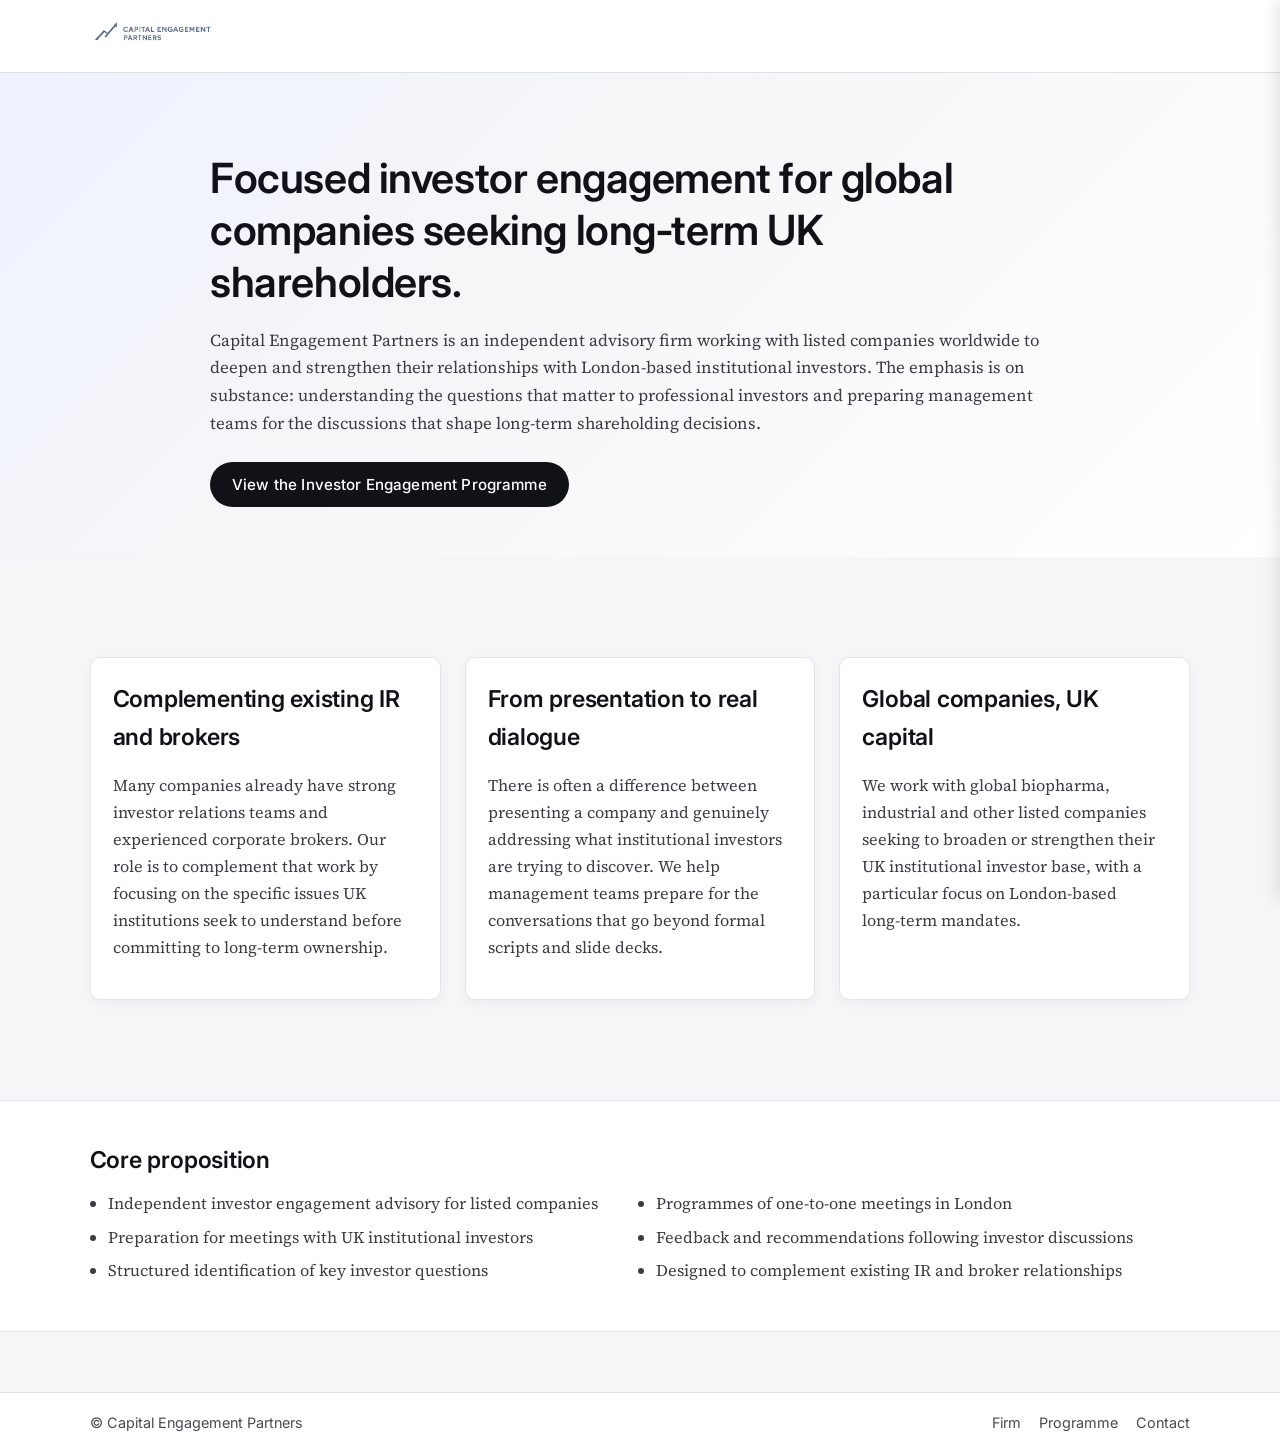
<file: index.html>
<!DOCTYPE html>
<html lang="en">
<head>
  <meta charset="UTF-8">
  <title>Capital Engagement Partners | Investor Engagement to UK Institutions</title>

  <link rel="preconnect" href="https://fonts.googleapis.com">
  <link rel="preconnect" href="https://fonts.gstatic.com" crossorigin>
  <link href="https://fonts.googleapis.com/css2?family=Inter:wght@400;500;600&family=Source+Serif+Pro:wght@400;600&display=swap" rel="stylesheet">

  <link rel="stylesheet" href="styles.css">
</head>

<body>

<header class="site-header">
  <div class="logo">
    <img src="logo.png" alt="Capital Engagement Partners logo">
  </div>

  <button class="mobile-menu-toggle" aria-label="Open menu">
    <span></span>
    <span></span>
    <span></span>
  </button>

  <nav class="nav mobile-nav">
    <a href="index.html" class="active">Home</a>
    <a href="firm.html">Firm</a>
    <a href="programme.html">Investor Engagement Programme</a>
    <a href="contact.html">Contact</a>
  </nav>
</header>

<div class="mobile-overlay"></div>

<main>
  <section class="hero">
    <div class="hero-content">
      <h1>Focused investor engagement for global companies seeking long‑term UK shareholders.</h1>
      <p>
        Capital Engagement Partners is an independent advisory firm working with listed companies
        worldwide to deepen and strengthen their relationships with London‑based institutional investors.
        The emphasis is on substance: understanding the questions that matter to professional investors
        and preparing management teams for the discussions that shape long‑term shareholding decisions.
      </p>
      <a href="programme.html" class="btn-primary">View the Investor Engagement Programme</a>
    </div>
  </section>

  <section class="grid">
    <div class="card">
      <h2>Complementing existing IR and brokers</h2>
      <p>
        Many companies already have strong investor relations teams and experienced corporate brokers.
        Our role is to complement that work by focusing on the specific issues UK institutions seek to
        understand before committing to long‑term ownership.
      </p>
    </div>

    <div class="card">
      <h2>From presentation to real dialogue</h2>
      <p>
        There is often a difference between presenting a company and genuinely addressing what
        institutional investors are trying to discover. We help management teams prepare for the
        conversations that go beyond formal scripts and slide decks.
      </p>
    </div>

    <div class="card">
      <h2>Global companies, UK capital</h2>
      <p>
        We work with global biopharma, industrial and other listed companies seeking to broaden or
        strengthen their UK institutional investor base, with a particular focus on London‑based
        long‑term mandates.
      </p>
    </div>
  </section>

  <section class="highlight">
    <h2>Core proposition</h2>
    <div class="columns">
      <ul>
        <li>Independent investor engagement advisory for listed companies</li>
        <li>Preparation for meetings with UK institutional investors</li>
        <li>Structured identification of key investor questions</li>
      </ul>
      <ul>
        <li>Programmes of one‑to‑one meetings in London</li>
        <li>Feedback and recommendations following investor discussions</li>
        <li>Designed to complement existing IR and broker relationships</li>
      </ul>
    </div>
  </section>
</main>

<footer class="site-footer">
  <div>© Capital Engagement Partners</div>
  <div class="footer-links">
    <a href="firm.html">Firm</a>
    <a href="programme.html">Programme</a>
    <a href="contact.html">Contact</a>
  </div>
</footer>

<script>
  const toggle = document.querySelector('.mobile-menu-toggle');
  const nav = document.querySelector('.mobile-nav');
  const overlay = document.querySelector('.mobile-overlay');

  function openMenu() {
    nav.classList.add('open');
    overlay.classList.add('show');
    document.body.style.overflow = 'hidden';
  }

  function closeMenu() {
    nav.classList.remove('open');
    overlay.classList.remove('show');
    document.body.style.overflow = '';
  }

  toggle.addEventListener('click', openMenu);
  overlay.addEventListener('click', closeMenu);
</script>

</body>
</html>
</file>
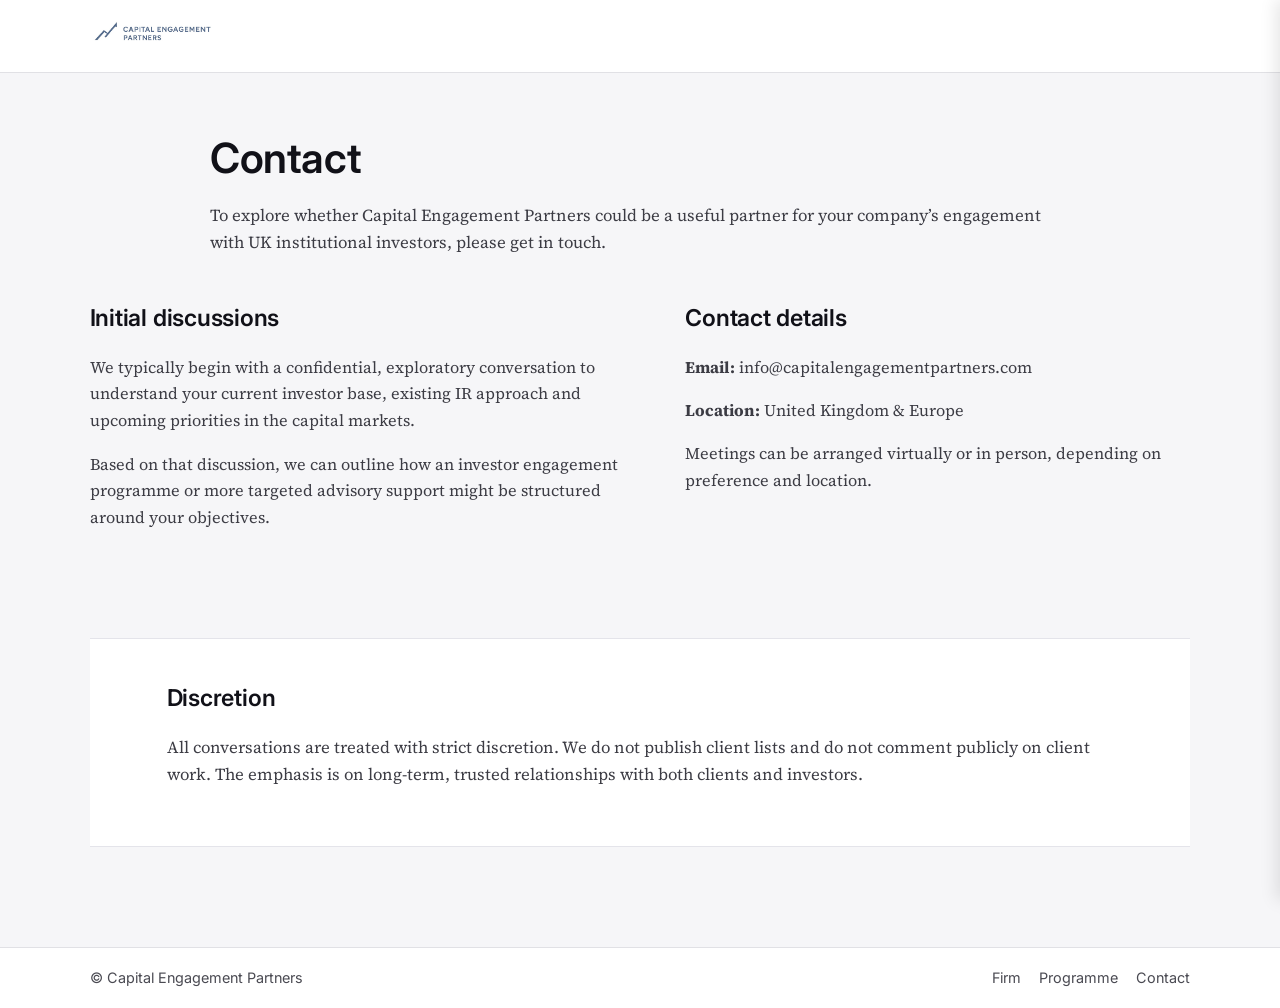
<file: contact.html>
<!DOCTYPE html>
<html lang="en">
<head>
  <meta charset="UTF-8">
  <title>Contact | Capital Engagement Partners</title>

  <link rel="preconnect" href="https://fonts.googleapis.com">
  <link rel="preconnect" href="https://fonts.gstatic.com" crossorigin>
  <link href="https://fonts.googleapis.com/css2?family=Inter:wght@400;500;600&family=Source+Serif+Pro:wght@400;600&display=swap" rel="stylesheet">

  <link rel="stylesheet" href="styles.css">
</head>

<body>

<header class="site-header">
  <div class="logo">
    <img src="logo.png" alt="Capital Engagement Partners logo">
  </div>

  <button class="mobile-menu-toggle" aria-label="Open menu">
    <span></span>
    <span></span>
    <span></span>
  </button>

  <nav class="nav mobile-nav">
    <a href="index.html">Home</a>
    <a href="firm.html">Firm</a>
    <a href="programme.html">Investor Engagement Programme</a>
    <a href="contact.html" class="active">Contact</a>
  </nav>
</header>

<div class="mobile-overlay"></div>

<main class="page">

  <section class="page-header">
    <h1>Contact</h1>
    <p>
      To explore whether Capital Engagement Partners could be a useful partner for your company’s
      engagement with UK institutional investors, please get in touch.
    </p>
  </section>

  <section class="two-column">
    <div>
      <h2>Initial discussions</h2>
      <p>
        We typically begin with a confidential, exploratory conversation to understand your current
        investor base, existing IR approach and upcoming priorities in the capital markets.
      </p>
      <p>
        Based on that discussion, we can outline how an investor engagement programme or more
        targeted advisory support might be structured around your objectives.
      </p>
    </div>

    <div>
      <h2>Contact details</h2>
      <p><strong>Email:</strong> info@capitalengagementpartners.com</p>
      <p><strong>Location:</strong> United Kingdom & Europe</p>
      <p>
        Meetings can be arranged virtually or in person, depending on preference and location.
      </p>
    </div>
  </section>

  <section class="highlight">
    <h2>Discretion</h2>
    <p>
      All conversations are treated with strict discretion. We do not publish client lists and do not
      comment publicly on client work. The emphasis is on long‑term, trusted relationships with both
      clients and investors.
    </p>
  </section>

</main>

<footer class="site-footer">
  <div>© Capital Engagement Partners</div>
  <div class="footer-links">
    <a href="firm.html">Firm</a>
    <a href="programme.html">Programme</a>
    <a href="contact.html" class="active">Contact</a>
  </div>
</footer>

<script>
  const toggle = document.querySelector('.mobile-menu-toggle');
  const nav = document.querySelector('.mobile-nav');
  const overlay = document.querySelector('.mobile-overlay');

  function openMenu() {
    nav.classList.add('open');
    overlay.classList.add('show');
    document.body.style.overflow = 'hidden';
  }

  function closeMenu() {
    nav.classList.remove('open');
    overlay.classList.remove('show');
    document.body.style.overflow = '';
  }

  toggle.addEventListener('click', openMenu);
  overlay.addEventListener('click', closeMenu);
</script>

</body>
</html>
</file>
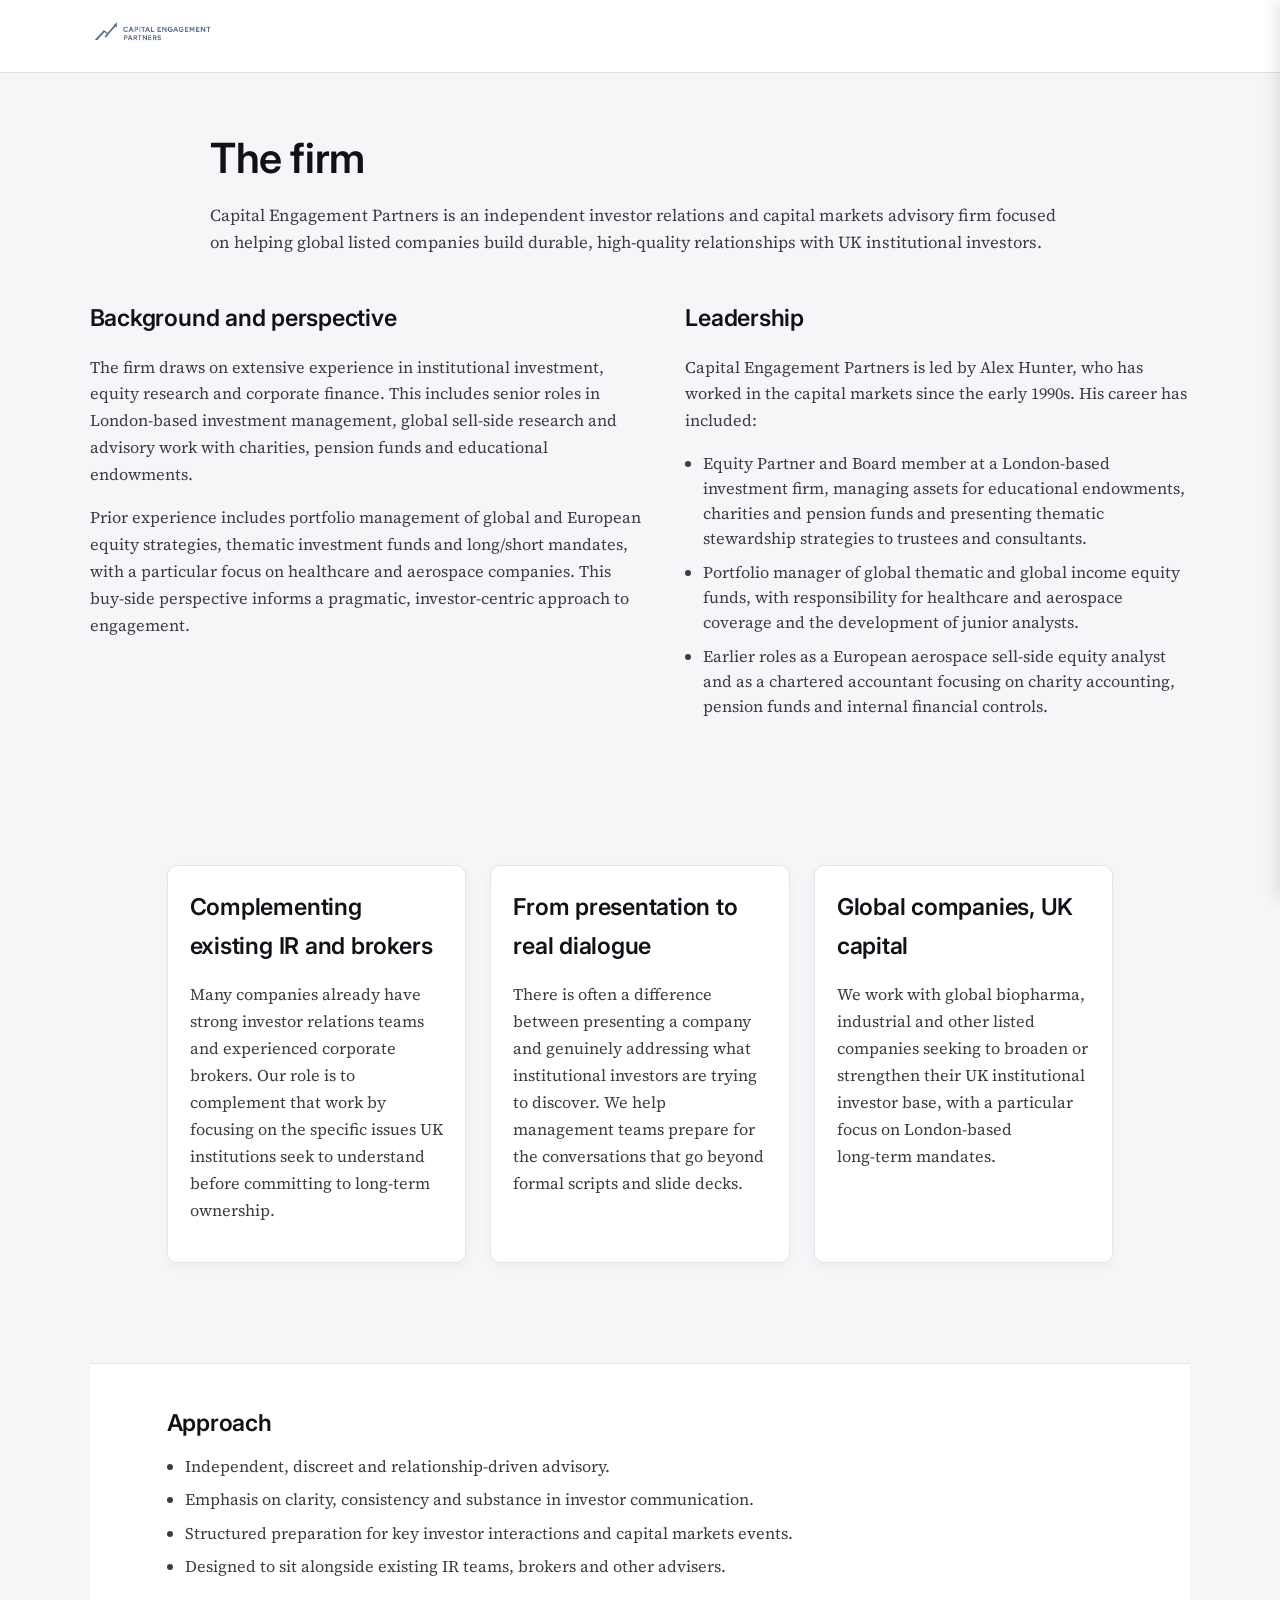
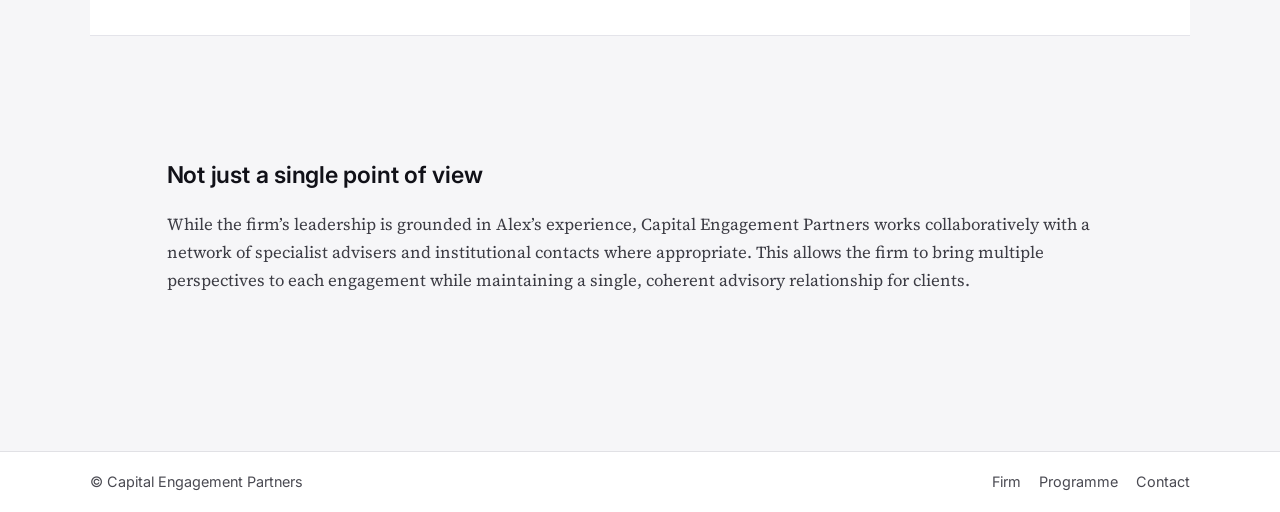
<file: firm.html>
<!DOCTYPE html>
<html lang="en">
<head>
  <meta charset="UTF-8">
  <title>Firm | Capital Engagement Partners</title>

  <link rel="preconnect" href="https://fonts.googleapis.com">
  <link rel="preconnect" href="https://fonts.gstatic.com" crossorigin>
  <link href="https://fonts.googleapis.com/css2?family=Inter:wght@400;500;600&family=Source+Serif+Pro:wght@400;600&display=swap" rel="stylesheet">

  <link rel="stylesheet" href="styles.css">
</head>

<body>

<header class="site-header">
  <div class="logo">
    <img src="logo.png" alt="Capital Engagement Partners logo">
  </div>

  <button class="mobile-menu-toggle" aria-label="Open menu">
    <span></span>
    <span></span>
    <span></span>
  </button>

  <nav class="nav mobile-nav">
    <a href="index.html">Home</a>
    <a href="firm.html" class="active">Firm</a>
    <a href="programme.html">Investor Engagement Programme</a>
    <a href="contact.html">Contact</a>
  </nav>
</header>

<div class="mobile-overlay"></div>

<main class="page">

  <section class="page-header">
    <h1>The firm</h1>
    <p>
      Capital Engagement Partners is an independent investor relations and capital markets advisory
      firm focused on helping global listed companies build durable, high‑quality relationships with
      UK institutional investors.
    </p>
  </section>

  <section class="two-column">
    <div>
      <h2>Background and perspective</h2>
      <p>
        The firm draws on extensive experience in institutional investment, equity research and corporate
        finance. This includes senior roles in London‑based investment management, global sell‑side
        research and advisory work with charities, pension funds and educational endowments.
      </p>
      <p>
        Prior experience includes portfolio management of global and European equity strategies, thematic
        investment funds and long/short mandates, with a particular focus on healthcare and aerospace
        companies. This buy‑side perspective informs a pragmatic, investor‑centric approach to engagement.
      </p>
    </div>

    <div>
      <h2>Leadership</h2>
      <p>
        Capital Engagement Partners is led by Alex Hunter, who has worked in the capital markets since the
        early 1990s. His career has included:
      </p>
      <ul class="bullet-list">
        <li>
          Equity Partner and Board member at a London‑based investment firm, managing assets for
          educational endowments, charities and pension funds and presenting thematic stewardship
          strategies to trustees and consultants.
        </li>
        <li>
          Portfolio manager of global thematic and global income equity funds, with responsibility for
          healthcare and aerospace coverage and the development of junior analysts.
        </li>
        <li>
          Earlier roles as a European aerospace sell‑side equity analyst and as a chartered accountant
          focusing on charity accounting, pension funds and internal financial controls.
        </li>
      </ul>
    </div>
  </section>

  <section class="grid">
    <div class="card">
      <h2>Complementing existing IR and brokers</h2>
      <p>
        Many companies already have strong investor relations teams and experienced corporate brokers.
        Our role is to complement that work by focusing on the specific issues UK institutions seek to
        understand before committing to long‑term ownership.
      </p>
    </div>

    <div class="card">
      <h2>From presentation to real dialogue</h2>
      <p>
        There is often a difference between presenting a company and genuinely addressing what
        institutional investors are trying to discover. We help management teams prepare for the
        conversations that go beyond formal scripts and slide decks.
      </p>
    </div>

    <div class="card">
      <h2>Global companies, UK capital</h2>
      <p>
        We work with global biopharma, industrial and other listed companies seeking to broaden or
        strengthen their UK institutional investor base, with a particular focus on London‑based
        long‑term mandates.
      </p>
    </div>
  </section>

  <section class="highlight">
    <h2>Approach</h2>
    <ul class="bullet-list">
      <li>Independent, discreet and relationship‑driven advisory.</li>
      <li>Emphasis on clarity, consistency and substance in investor communication.</li>
      <li>Structured preparation for key investor interactions and capital markets events.</li>
      <li>Designed to sit alongside existing IR teams, brokers and other advisers.</li>
    </ul>
  </section>

  <section class="page">
    <h2>Not just a single point of view</h2>
    <p>
      While the firm’s leadership is grounded in Alex’s experience, Capital Engagement Partners works
      collaboratively with a network of specialist advisers and institutional contacts where appropriate.
      This allows the firm to bring multiple perspectives to each engagement while maintaining a single,
      coherent advisory relationship for clients.
    </p>
  </section>

</main>

<footer class="site-footer">
  <div>© Capital Engagement Partners</div>
  <div class="footer-links">
    <a href="firm.html" class="active">Firm</a>
    <a href="programme.html">Programme</a>
    <a href="contact.html">Contact</a>
  </div>
</footer>

<script>
  const toggle = document.querySelector('.mobile-menu-toggle');
  const nav = document.querySelector('.mobile-nav');
  const overlay = document.querySelector('.mobile-overlay');

  function openMenu() {
    nav.classList.add('open');
    overlay.classList.add('show');
    document.body.style.overflow = 'hidden';
  }

  function closeMenu() {
    nav.classList.remove('open');
    overlay.classList.remove('show');
    document.body.style.overflow = '';
  }

  toggle.addEventListener('click', openMenu);
  overlay.addEventListener('click', closeMenu);
</script>

</body>
</html>
</file>
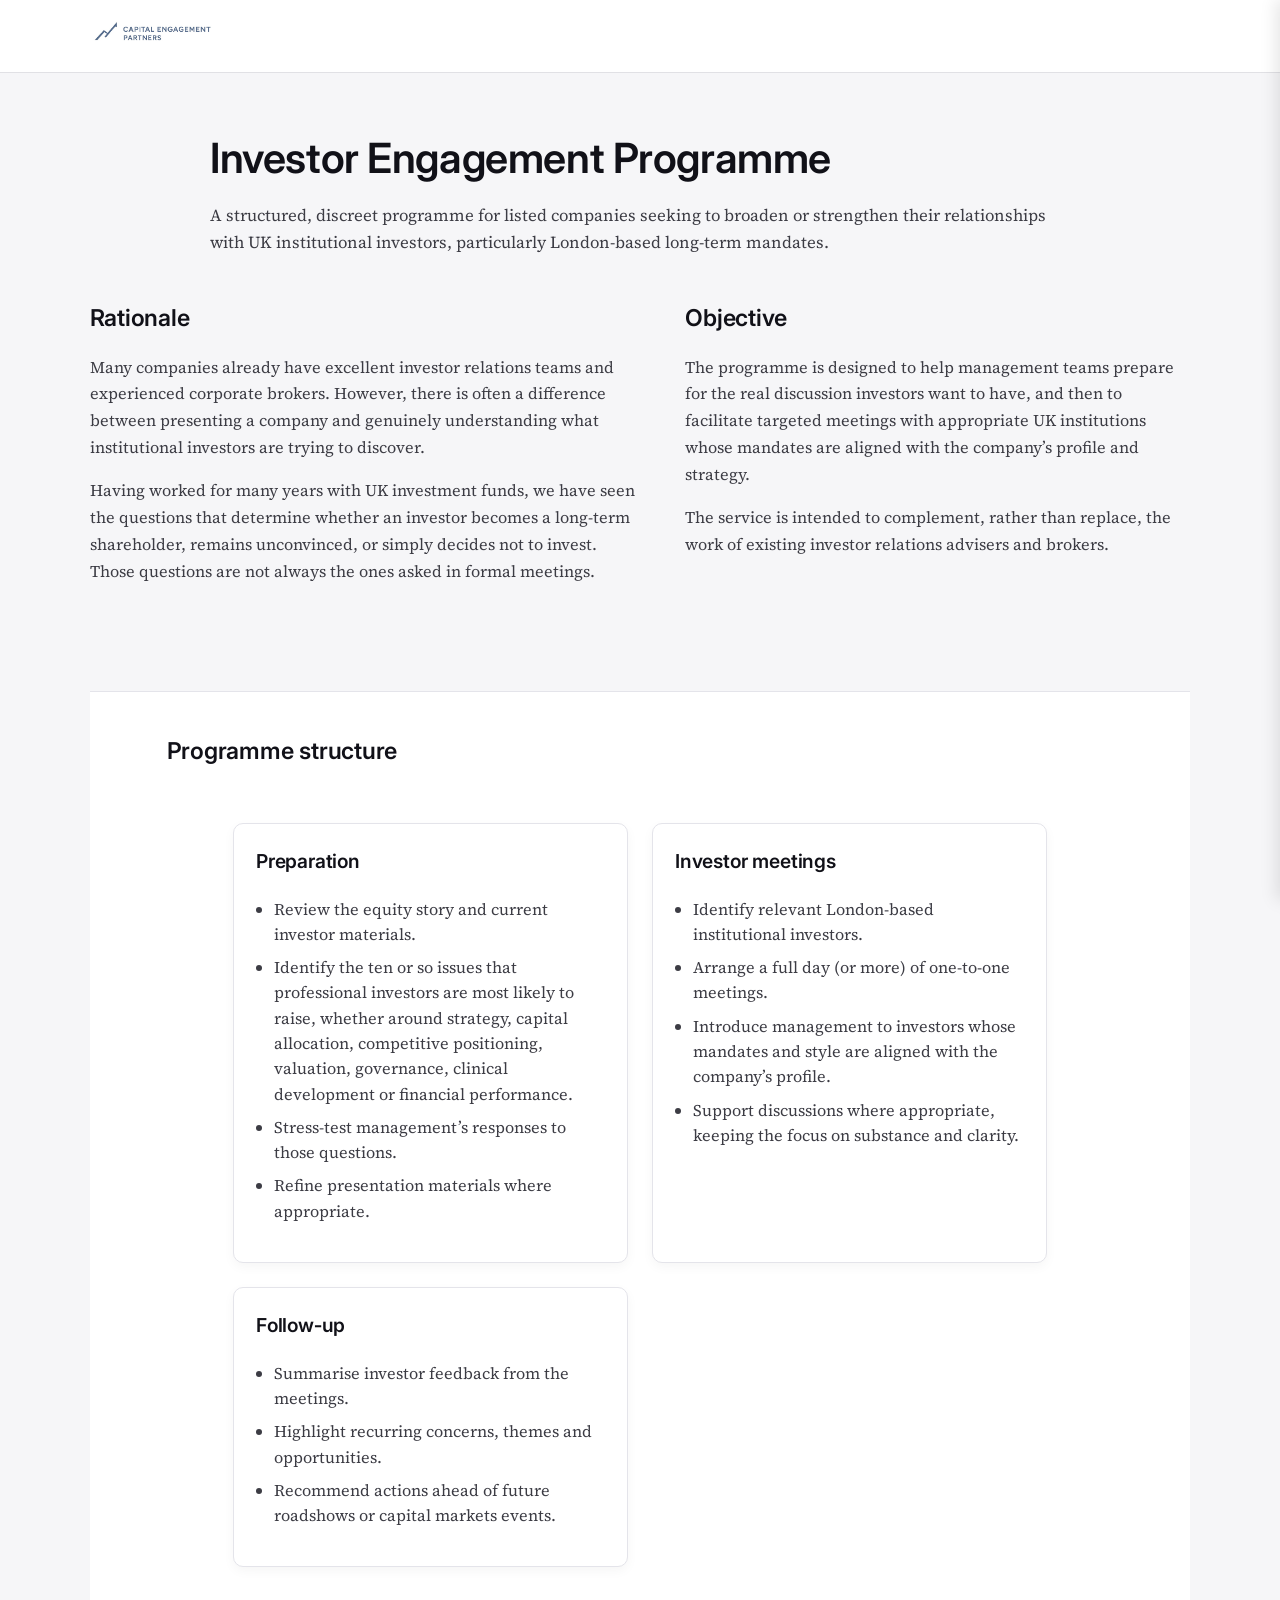
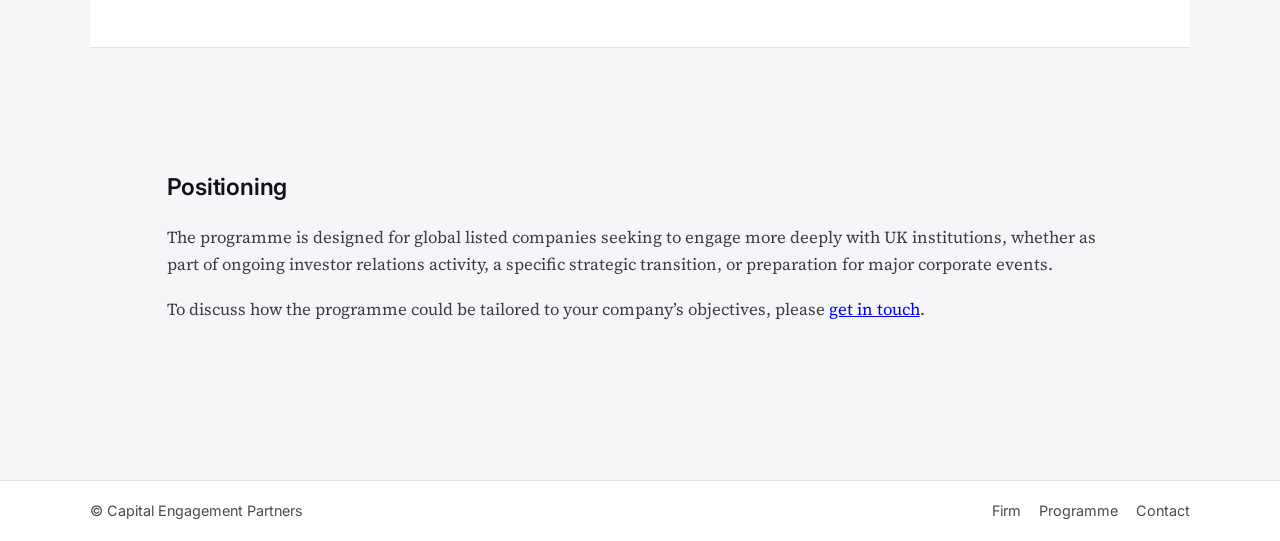
<file: programme.html>
<!DOCTYPE html>
<html lang="en">
<head>
  <meta charset="UTF-8">
  <title>Investor Engagement Programme | Capital Engagement Partners</title>

  <link rel="preconnect" href="https://fonts.googleapis.com">
  <link rel="preconnect" href="https://fonts.gstatic.com" crossorigin>
  <link href="https://fonts.googleapis.com/css2?family=Inter:wght@400;500;600&family=Source+Serif+Pro:wght@400;600&display=swap" rel="stylesheet">

  <link rel="stylesheet" href="styles.css">
</head>

<body>

<header class="site-header">
  <div class="logo">
    <img src="logo.png" alt="Capital Engagement Partners logo">
  </div>

  <button class="mobile-menu-toggle" aria-label="Open menu">
    <span></span>
    <span></span>
    <span></span>
  </button>

  <nav class="nav mobile-nav">
    <a href="index.html">Home</a>
    <a href="firm.html">Firm</a>
    <a href="programme.html" class="active">Investor Engagement Programme</a>
    <a href="contact.html">Contact</a>
  </nav>
</header>

<div class="mobile-overlay"></div>

<main class="page">

  <section class="page-header">
    <h1>Investor Engagement Programme</h1>
    <p>
      A structured, discreet programme for listed companies seeking to broaden or strengthen their
      relationships with UK institutional investors, particularly London‑based long‑term mandates.
    </p>
  </section>

  <section class="two-column">
    <div>
      <h2>Rationale</h2>
      <p>
        Many companies already have excellent investor relations teams and experienced corporate brokers.
        However, there is often a difference between presenting a company and genuinely understanding what
        institutional investors are trying to discover.
      </p>
      <p>
        Having worked for many years with UK investment funds, we have seen the questions that determine
        whether an investor becomes a long‑term shareholder, remains unconvinced, or simply decides not to
        invest. Those questions are not always the ones asked in formal meetings.
      </p>
    </div>

    <div>
      <h2>Objective</h2>
      <p>
        The programme is designed to help management teams prepare for the real discussion investors want
        to have, and then to facilitate targeted meetings with appropriate UK institutions whose mandates
        are aligned with the company’s profile and strategy.
      </p>
      <p>
        The service is intended to complement, rather than replace, the work of existing investor relations
        advisers and brokers.
      </p>
    </div>
  </section>

  <section class="highlight">
    <h2>Programme structure</h2>
    <div class="grid">
      <div class="card">
        <h3>Preparation</h3>
        <ul class="bullet-list">
          <li>Review the equity story and current investor materials.</li>
          <li>
            Identify the ten or so issues that professional investors are most likely to raise, whether
            around strategy, capital allocation, competitive positioning, valuation, governance, clinical
            development or financial performance.
          </li>
          <li>Stress‑test management’s responses to those questions.</li>
          <li>Refine presentation materials where appropriate.</li>
        </ul>
      </div>

      <div class="card">
        <h3>Investor meetings</h3>
        <ul class="bullet-list">
          <li>Identify relevant London‑based institutional investors.</li>
          <li>Arrange a full day (or more) of one‑to‑one meetings.</li>
          <li>
            Introduce management to investors whose mandates and style are aligned with the company’s
            profile.
          </li>
          <li>Support discussions where appropriate, keeping the focus on substance and clarity.</li>
        </ul>
      </div>

      <div class="card">
        <h3>Follow‑up</h3>
        <ul class="bullet-list">
          <li>Summarise investor feedback from the meetings.</li>
          <li>Highlight recurring concerns, themes and opportunities.</li>
          <li>Recommend actions ahead of future roadshows or capital markets events.</li>
        </ul>
      </div>
    </div>
  </section>

  <section class="page">
    <h2>Positioning</h2>
    <p>
      The programme is designed for global listed companies seeking to engage more deeply with UK
      institutions, whether as part of ongoing investor relations activity, a specific strategic transition,
      or preparation for major corporate events.
    </p>
    <p>
      To discuss how the programme could be tailored to your company’s objectives, please
      <a href="contact.html">get in touch</a>.
    </p>
  </section>

</main>

<footer class="site-footer">
  <div>© Capital Engagement Partners</div>
  <div class="footer-links">
    <a href="firm.html">Firm</a>
    <a href="programme.html" class="active">Programme</a>
    <a href="contact.html">Contact</a>
  </div>
</footer>

<script>
  const toggle = document.querySelector('.mobile-menu-toggle');
  const nav = document.querySelector('.mobile-nav');
  const overlay = document.querySelector('.mobile-overlay');

  function openMenu() {
    nav.classList.add('open');
    overlay.classList.add('show');
    document.body.style.overflow = 'hidden';
  }

  function closeMenu() {
    nav.classList.remove('open');
    overlay.classList.remove('show');
    document.body.style.overflow = '';
  }

  toggle.addEventListener('click', openMenu);
  overlay.addEventListener('click', closeMenu);
</script>

</body>
</html>
</file>
<file: styles.css>
/* Base */
* {
  box-sizing: border-box;
}

html {
  scroll-behavior: smooth;
}

body {
  margin: 0;
  font-family: "Source Serif Pro", serif;
  color: #222;
  background-color: #f6f6f8;
  line-height: 1.65;
}

/* Headings */
h1, h2, h3, h4 {
  font-family: "Inter", sans-serif;
  font-weight: 600;
  letter-spacing: -0.01em;
  color: #111118;
  margin-top: 0;
}

h1 {
  font-size: 2.6rem;
  line-height: 1.25;
}

h2 {
  font-size: 1.45rem;
  margin-bottom: 12px;
}

h3 {
  font-size: 1.2rem;
}

/* Text */
p {
  font-size: 1.05rem;
  line-height: 1.65;
  color: #3c3c44;
}

li {
  line-height: 1.55;
  margin-bottom: 8px;
  font-size: 1.02rem;
  color: #3c3c44;
}

.bullet-list {
  padding-left: 18px;
  margin-top: 10px;
}

/* Header */
.site-header,
.site-footer {
  display: flex;
  justify-content: space-between;
  align-items: center;
  padding: 18px 7%;
  background-color: #ffffff;
  border-bottom: 1px solid #e1e1e5;
  font-family: "Inter", sans-serif;
}

.site-footer {
  border-top: 1px solid #e1e1e5;
  border-bottom: none;
  font-size: 0.9rem;
  color: #4a4a52;
}

.logo img {
  width: 125px;
  height: auto;
}

/* Desktop Navigation */
.nav {
  display: flex;
}

.nav a {
  margin-left: 18px;
  text-decoration: none;
  color: #4a4a52;
  font-size: 0.95rem;
  font-family: "Inter", sans-serif;
  font-weight: 500;
  letter-spacing: 0.01em;
  transition: all 0.25s ease;
}

.nav a.active {
  color: #111118;
  font-weight: 600;
}

.nav a:hover {
  color: #000000;
  transform: translateY(-1px);
}

/* Hero */
.hero {
  padding: 80px 7% 50px;
  background: linear-gradient(
    135deg,
    #eef2ff 0%,
    #f6f6f8 40%,
    #ffffff 100%
  );
}

.hero-content {
  max-width: 860px;
  margin: 0 auto;
}

.hero h1 {
  margin-bottom: 18px;
}

.hero p {
  margin-bottom: 24px;
}

/* Button */
.btn-primary {
  display: inline-block;
  padding: 10px 22px;
  border-radius: 999px;
  background-color: #111118;
  color: #ffffff;
  text-decoration: none;
  font-size: 0.95rem;
  font-family: "Inter", sans-serif;
  font-weight: 500;
  letter-spacing: 0.01em;
  transition: all 0.25s ease;
}

.btn-primary:hover {
  background-color: #2a2a32;
  transform: translateY(-2px);
  box-shadow: 0 6px 16px rgba(0,0,0,0.15);
}

/* Sections */
section {
  margin-bottom: 60px;
}

.grid {
  padding: 40px 7%;
  display: grid;
  grid-template-columns: repeat(auto-fit, minmax(260px, 1fr));
  gap: 24px;
}

.card {
  background-color: #ffffff;
  border-radius: 10px;
  padding: 22px;
  border: 1px solid #e4e4ea;
  box-shadow: 0 4px 12px rgba(0,0,0,0.04);
  transition: all 0.25s ease;
}

.card:hover {
  transform: translateY(-4px);
  box-shadow: 0 12px 28px rgba(0,0,0,0.08);
  border-color: #d5d5db;
}

.card p {
  font-size: 1.02rem;
}

/* Highlight sections */
.highlight {
  padding: 40px 7%;
  background-color: #ffffff;
  border-top: 1px solid #e4e4ea;
  border-bottom: 1px solid #e4e4ea;
}

.columns {
  display: flex;
  flex-wrap: wrap;
  gap: 40px;
}

.columns ul {
  margin: 0;
  padding-left: 18px;
}

/* Page layout */
.page {
  padding: 60px 7% 40px;
}

.page-header {
  max-width: 860px;
  margin: 0 auto 32px;
}

.page-header h1 {
  margin-bottom: 12px;
}

.page-header p {
  font-size: 1.05rem;
}

.two-column {
  padding: 10px 0 30px;
  display: grid;
  grid-template-columns: minmax(0, 1.1fr) minmax(0, 1fr);
  gap: 40px;
}

.two-column p {
  font-size: 1.02rem;
}

/* Footer */
.footer-links a {
  margin-left: 14px;
  text-decoration: none;
  color: #4a4a52;
  font-family: "Inter", sans-serif;
  transition: all 0.25s ease;
}

.footer-links a:hover {
  color: #000000;
  transform: translateY(-1px);
}

/* Fade-in animation */
@keyframes fadeIn {
  from { opacity: 0; transform: translateY(12px); }
  to { opacity: 1; transform: translateY(0); }
}

main, section, .card, .hero-content {
  animation: fadeIn 0.6s ease-out;
}

/* Mobile slide-out menu */
.mobile-menu-toggle {
  display: none;
  flex-direction: column;
  justify-content: space-between;
  width: 26px;
  height: 20px;
  background: none;
  border: none;
  padding: 0;
  cursor: pointer;
}

.mobile-menu-toggle span {
  display: block;
  height: 3px;
  background-color: #111118;
  border-radius: 3px;
  transition: all 0.3s ease;
}

.mobile-nav {
  position: fixed;
  top: 0;
  right: -260px;
  width: 260px;
  height: 100vh;
  background-color: #ffffff;
  box-shadow: -4px 0 16px rgba(0,0,0,0.1);
  padding: 80px 24px;
  display: flex;
  flex-direction: column;
  gap: 22px;
  transition: right 0.35s ease;
  z-index: 1001;
}

.mobile-nav.open {
  right: 0;
}

.mobile-nav a {
  font-size: 1.1rem;
  font-family: "Inter", sans-serif;
  color: #111118;
  margin-left: 0;
}

.mobile-overlay {
  position: fixed;
  inset: 0;
  background: rgba(0,0,0,0.35);
  opacity: 0;
  pointer-events: none;
  transition: opacity 0.3s ease;
  z-index: 1000;
}

.mobile-overlay.show {
  opacity: 1;
  pointer-events: auto;
}

/* Responsive */
@media (max-width: 800px) {
  .nav {
    display: none;
  }

  .mobile-menu-toggle {
    display: flex;
  }

  .hero {
    padding: 60px 6% 40px;
  }

  .two-column {
    grid-template-columns: 1fr;
  }

  .page,
  .grid,
  .highlight {
    padding-left: 6%;
    padding-right: 6%;
  }
}
</file>
